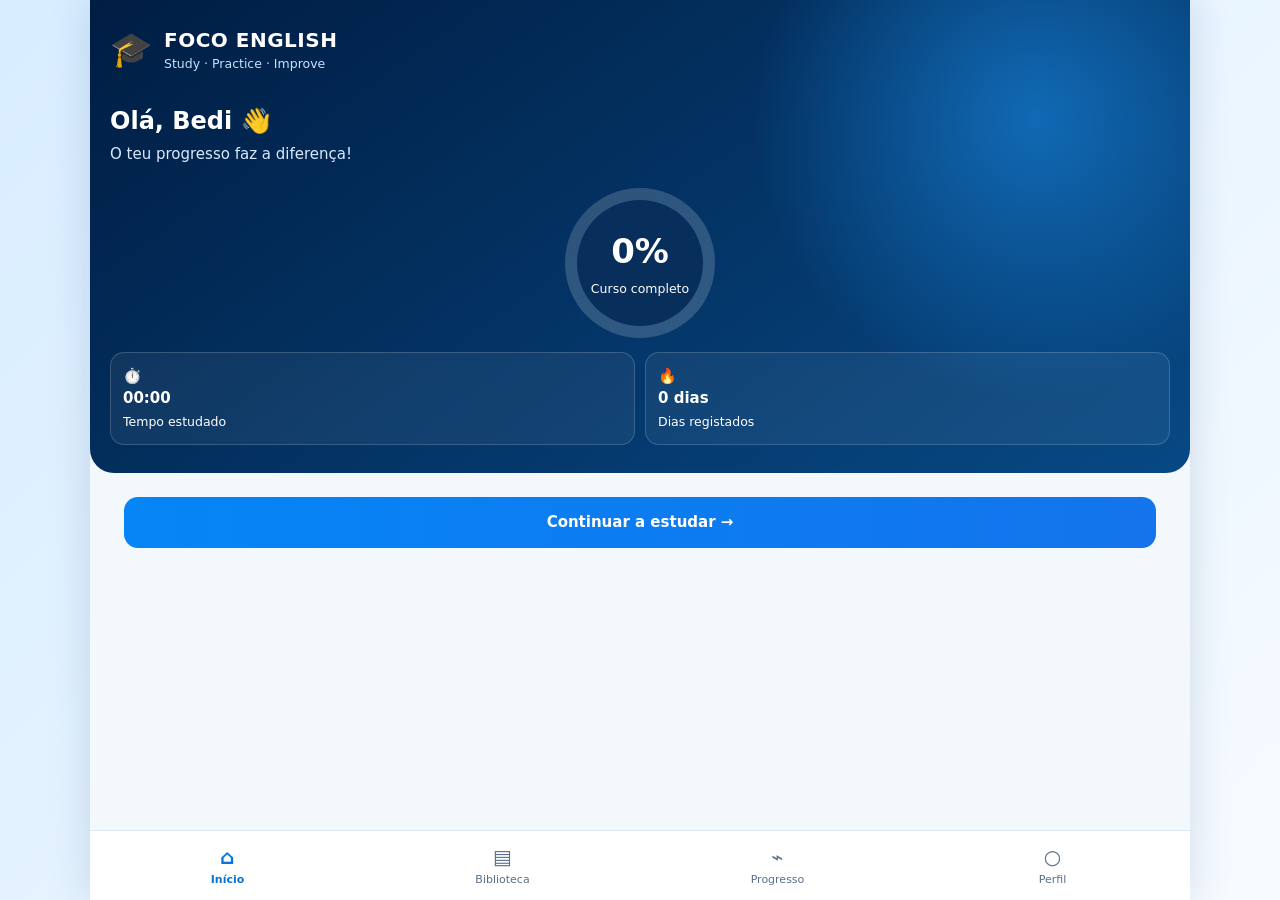
<file: index.html>
<!doctype html><html lang="pt"><head><meta charset="utf-8"><meta name="viewport" content="width=device-width,initial-scale=1,viewport-fit=cover"><meta name="theme-color" content="#062a58"><meta name="description" content="FOCO English A1-A2: estudo interativo e progresso offline"><link rel="manifest" href="manifest.webmanifest"><link rel="icon" href="icon.svg"><link rel="stylesheet" href="style.css"><title>FOCO English</title></head><body><div id="app"></div><div id="toast"></div><script src="data.js"></script><script src="app.js"></script></body></html>
</file>
<file: style.css>
:root{--navy:#052b59;--navy2:#001d43;--blue:#0878ee;--sky:#eaf5ff;--ink:#10213a;--muted:#61728a;--line:#dce8f5;--green:#16b86b;--bg:#f3f8fd}*{box-sizing:border-box}body{margin:0;font:15px/1.5 Inter,system-ui,-apple-system,Segoe UI,sans-serif;background:linear-gradient(135deg,#d7edff,#f7fbff);color:var(--ink)}button,input,textarea,select{font:inherit}.shell{max-width:480px;min-height:100dvh;margin:auto;background:var(--bg);box-shadow:0 0 40px #00315f26;padding-bottom:78px}.hero{padding:24px 20px 28px;color:white;background:radial-gradient(circle at 86% 25%,#116ab5 0,transparent 28%),linear-gradient(145deg,var(--navy2),#074985);border-radius:0 0 28px 28px}.brand{display:flex;gap:12px;align-items:center}.brand-icon{font-size:34px}.brand b{font-size:20px;letter-spacing:.5px}.brand small{display:block;color:#c9e2ff}.hero h1{margin:28px 0 4px;font-size:24px}.hero p{margin:0;color:#d9eaff}.ring{width:150px;height:150px;margin:22px auto 14px;border-radius:50%;display:grid;place-items:center;background:conic-gradient(#1593ff calc(var(--p)*1%),#ffffff2c 0);position:relative}.ring:after{content:'';position:absolute;inset:12px;border-radius:50%;background:#082e5b}.ring-inner{z-index:1;text-align:center}.ring strong{font-size:34px;display:block}.stats{display:grid;grid-template-columns:1fr 1fr;gap:10px}.stat{background:#ffffff0f;border:1px solid #ffffff2b;border-radius:14px;padding:12px}.stat strong{display:block}.content{padding:18px}.primary{border:0;border-radius:14px;padding:14px 18px;background:linear-gradient(90deg,#0585f6,#1474ec);color:white;font-weight:750;width:100%;cursor:pointer}.secondary{border:1px solid #add4f8;background:white;color:#0565c7;border-radius:12px;padding:11px}.topbar{background:linear-gradient(135deg,var(--navy2),#07477f);color:white;padding:18px 16px 16px;position:sticky;top:0;z-index:5}.topbar-row{display:flex;align-items:center;gap:12px}.back{border:0;background:#ffffff16;color:white;border-radius:50%;width:38px;height:38px;font-size:23px}.topbar h2{font-size:19px;margin:0}.topbar small{color:#cce1f7}.cards{display:grid;gap:13px}.card{background:white;border:1px solid var(--line);border-radius:17px;padding:14px;box-shadow:0 5px 18px #0c4b7e0b}.module{display:grid;grid-template-columns:54px 1fr 22px;gap:12px;align-items:center}.module-icon{width:54px;height:54px;border-radius:14px;background:linear-gradient(145deg,#0d8be8,#063d8f);display:grid;place-items:center;color:#fff;font-size:27px}.card h3{margin:0 0 4px;font-size:16px}.card p{margin:0;color:var(--muted);font-size:13px}.progress{height:7px;background:#e1ebf4;border-radius:10px;overflow:hidden;margin-top:10px}.progress i{height:100%;display:block;background:linear-gradient(90deg,#0c85f5,#10be78);border-radius:10px}.lesson{display:grid;grid-template-columns:1fr 28px;align-items:center}.lesson.done{border-color:#8ee3b7;background:#f6fffa}.badge{font-size:11px;background:#e8f4ff;color:#0764bb;padding:3px 8px;border-radius:20px}.filters{display:flex;gap:8px;margin:0 0 14px}.filters button{flex:1;padding:10px;border-radius:10px;border:1px solid var(--line);background:white}.filters button.active{background:var(--blue);color:white}.tabs{display:grid;grid-template-columns:repeat(4,1fr);gap:6px;margin:14px 0}.tab{border:0;background:#eaf3fc;border-radius:12px;padding:10px 4px;color:#24415f;font-size:12px}.tab.active{background:#0a72db;color:white}.study-card{background:white;border:1px solid var(--line);border-radius:18px;padding:18px;white-space:pre-line;min-height:300px}.study-card h3{margin-top:0;color:#073d79}.study-card p{white-space:pre-line}.section-nav{display:flex;gap:8px;margin-top:14px}.section-nav button{flex:1}.timerbar{position:sticky;bottom:68px;background:#f8fcffeb;backdrop-filter:blur(8px);padding:11px 16px;border-top:1px solid var(--line);display:flex;gap:9px;align-items:center}.timerbar .primary{padding:11px}.timer{min-width:78px;color:#0868c8;font-variant-numeric:tabular-nums}.bottom{position:fixed;bottom:0;left:50%;transform:translateX(-50%);width:min(480px,100%);height:70px;background:#fff;border-top:1px solid var(--line);display:grid;grid-template-columns:repeat(4,1fr);z-index:10}.bottom button{border:0;background:white;color:#58708b;font-size:11px}.bottom button span{display:block;font-size:20px}.bottom button.active{color:#0574dc;font-weight:700}.textarea{width:100%;min-height:160px;border:1px solid #c9def0;border-radius:12px;padding:12px;resize:vertical}.search{width:100%;padding:12px;border:1px solid var(--line);border-radius:12px;margin-bottom:12px}.checkrow{display:flex;align-items:center;justify-content:space-between;gap:10px;margin-top:16px;background:#edf7ff;padding:12px;border-radius:12px}.checkrow input{width:22px;height:22px}.kpi{font-size:28px;font-weight:800;color:#076bce}.empty{text-align:center;padding:35px 15px;color:var(--muted)}#toast{position:fixed;left:50%;bottom:90px;transform:translateX(-50%) translateY(30px);background:#082d59;color:white;padding:10px 16px;border-radius:12px;opacity:0;transition:.25s;z-index:30}#toast.show{opacity:1;transform:translateX(-50%)}@media(min-width:850px){.shell{max-width:1100px}.bottom{width:min(1100px,100%)}.desktop-grid{display:grid;grid-template-columns:1.05fr 1.95fr;gap:20px}.hero{border-radius:0 0 24px 24px}.cards.modules{grid-template-columns:1fr 1fr}.content{padding:24px 34px}}.global-timer{position:fixed;left:50%;transform:translateX(-50%);width:min(480px,100%);bottom:70px;z-index:12;box-shadow:0 -7px 22px #052b5920}.global-timer .timer-title{flex:1;overflow:hidden;text-overflow:ellipsis;white-space:nowrap;color:#38536e;font-size:12px}.global-timer .secondary{padding:8px 10px}@media(min-width:850px){.global-timer{width:min(1100px,100%)}}
.save-time{border-color:#77c99e;color:#087a45;font-weight:700}.timerbar .save-time{width:auto;white-space:nowrap}.global-timer{gap:8px}.global-timer .secondary{width:auto}@media(max-width:600px){.timerbar{flex-wrap:wrap}.timerbar .primary{flex:1}.timerbar .save-time{padding:10px}.global-timer .timer-title{display:none}.global-timer{flex-wrap:nowrap}}
</file>
